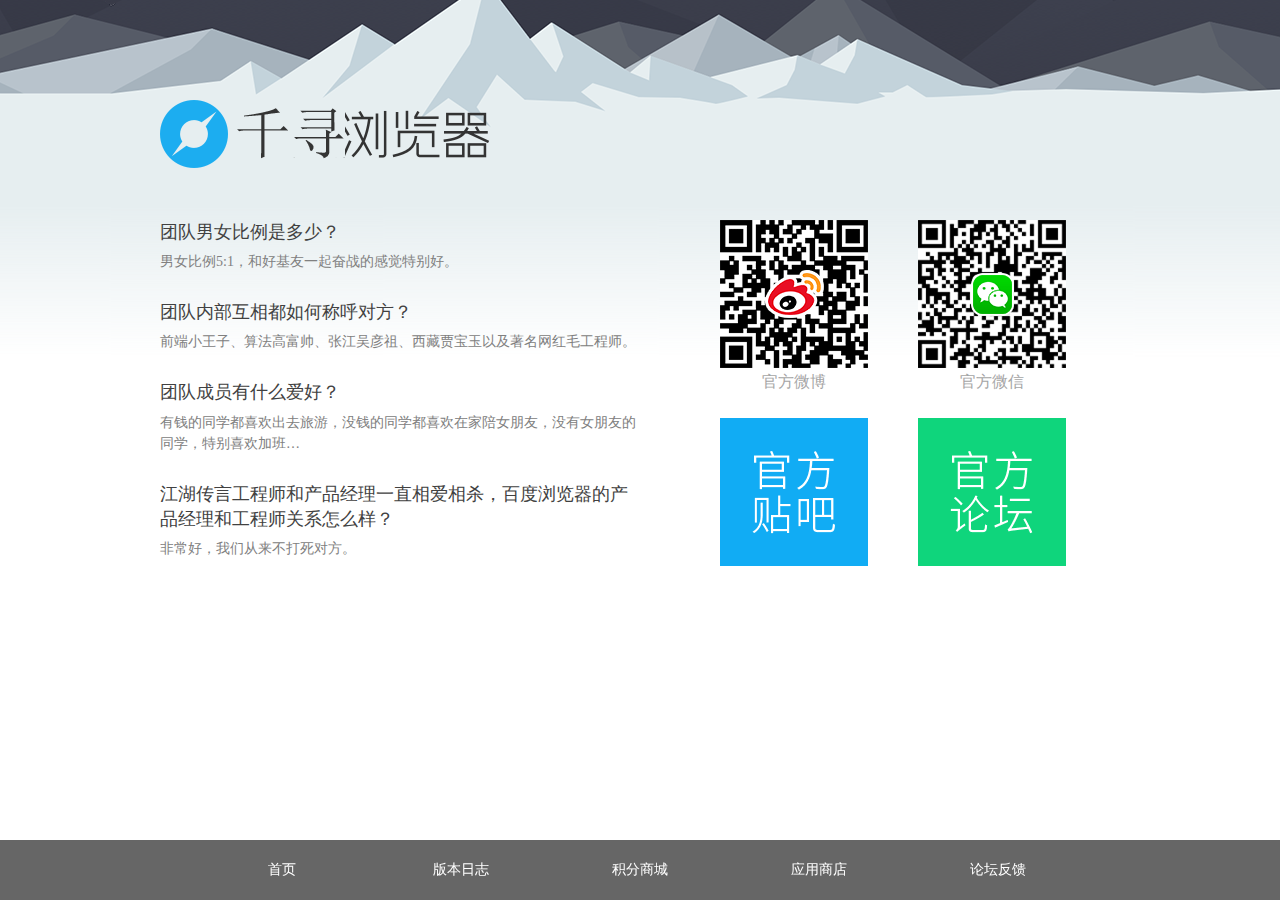
<file: aboutUs.html>
<!DOCTYPE html>
<html lang="en">

<head>
    <meta charset="UTF-8">
    <meta name="viewport" content="width=device-width, initial-scale=1.0">
    <meta http-equiv="X-UA-Compatible" content="ie=edge">
    <title>AboutUs</title>

    <link rel="stylesheet" href="css/aboutUs.css">

</head>

<body>
    <div class="container">
        <h1 class="logo"></h1>
        <!-- <h2 class="title"></h2> -->
        <div class="text">
            <dl>
                <dt>团队男女比例是多少？</dt>
                <dd>男女比例5:1，和好基友一起奋战的感觉特别好。</dd>
                <dt>团队内部互相都如何称呼对方？</dt>
                <dd>前端小王子、算法高富帅、张江吴彦祖、西藏贾宝玉以及著名网红毛工程师。</dd>
                <dt>团队成员有什么爱好？</dt>
                <dd>有钱的同学都喜欢出去旅游，没钱的同学都喜欢在家陪女朋友，没有女朋友的同学，特别喜欢加班…</dd>
                <dt>江湖传言工程师和产品经理一直相爱相杀，百度浏览器的产品经理和工程师关系怎么样？</dt>
                <dd>非常好，我们从来不打死对方。</dd>
            </dl>
            <ul>
                <li>
                    <img src="images/icon-weibo.png" alt="">
                    <span>官方微博</span>
                </li>
                <li>
                    <img src="images/icon-weixin.png" alt="">
                    <span>官方微信</span>
                </li>
                <li>
                    <img src="images/icon-tie.png" alt="">

                </li>
                <li>
                    <img src="images/icon-lun.png" alt="">

                </li>
            </ul>
        </div>
    </div>
    <footer class="nav">
        <ul>
            <li>
                <a href="index.html" class="one" target="_blank">首页</a>
            </li>
            <li>
                <a href="version.html" class="two" target="_blank">版本日志</a>
            </li>
            <li>
                <a href="integral.html" class="three" target="_blank">积分商城</a>
            </li>
            <li>
                <a href="https://chajian.baidu.com/2015/#home" class="four">应用商店</a>
            </li>
            <li>
                <a href="http://bbs.liulanqi.baidu.com/portal.php?gw=11" class="five">论坛反馈</a>
            </li>
        </ul>
    </footer>
</body>

</html>
</file>
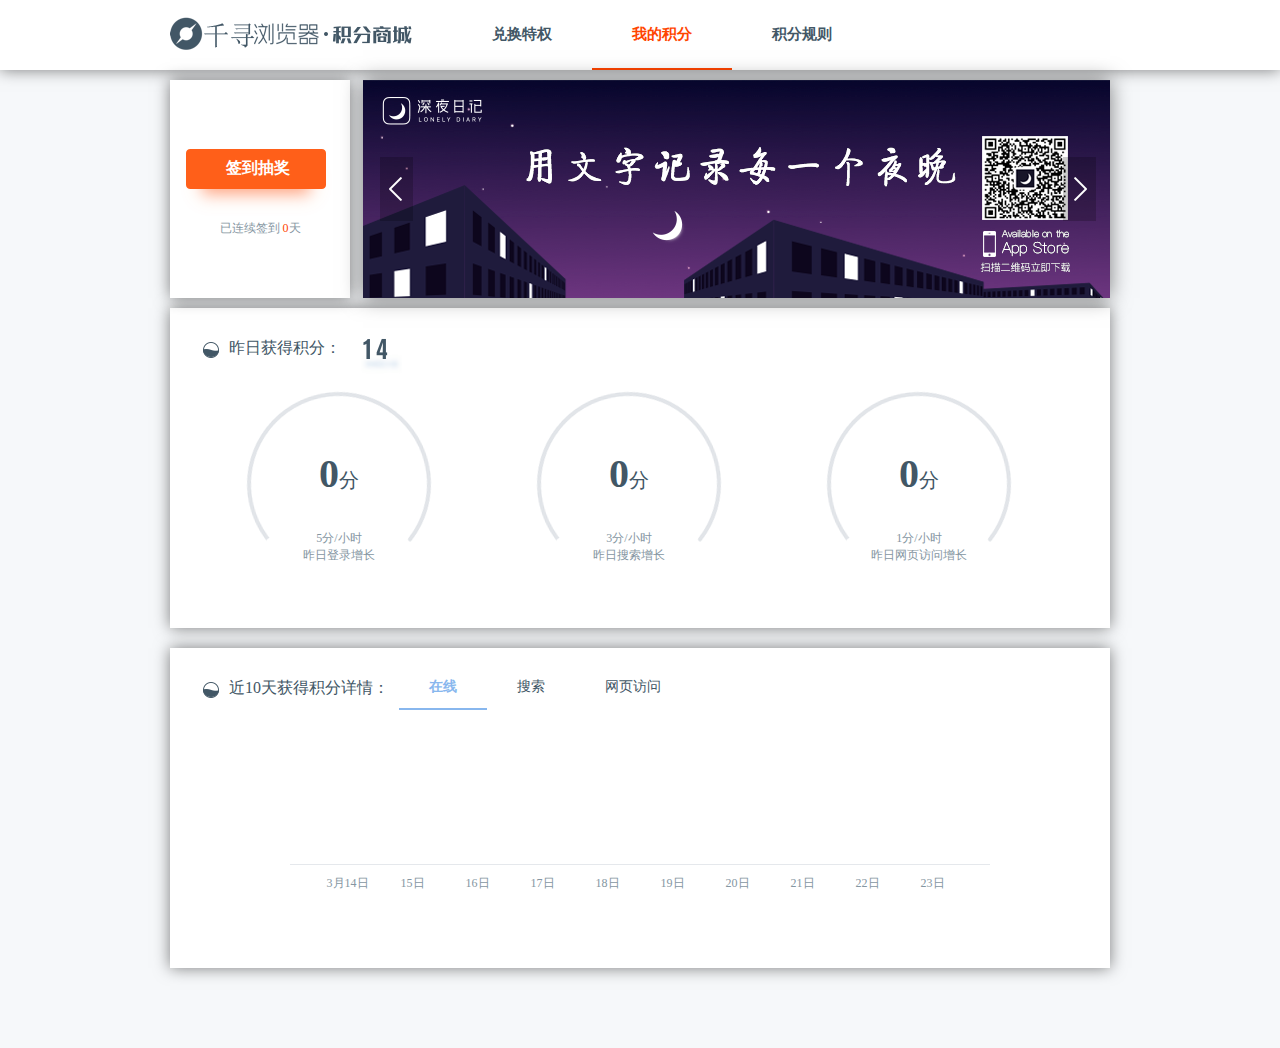
<file: myScore.html>
<!DOCTYPE html>
<html lang="en">

<head>
    <meta charset="UTF-8">
    <meta name="viewport" content="width=device-width, initial-scale=1.0">
    <meta http-equiv="X-UA-Compatible" content="ie=edge">
    <title>My Score</title>
    <link rel="stylesheet" href="css/myScore.css">

    <script src="js/jquery-1.11.1.js"></script>

    <script>
        $(function () {
            var num = 0;
            var timer;
            timer=setInterval(function(){
                $('.banner .right').click();
            },2000);

            $('.banner .left').click(function (e) {
                clearInterval(timer);                
                num--;
                if (num < 0) {
                    num = 3;
                    $('.banner ul').css("left",'-2988px'); 
                }
                $('.banner ul').stop().animate({ left: -(num * 747) + 'px' });
                timer=setInterval(function(){
                    $('.banner .right').click();
                },2000);
            });

            $('.banner .right').click(function (e) {
                clearInterval(timer);
                num++;       
                if (num > 4) {
                    num = 1;
                    $('.banner ul').css("left",'-0');                   
                }
                $('.banner ul').stop().animate({ left: -(num * 747) + 'px' });
                timer=setInterval(function(){
                    $('.banner .right').click();
                },2000);

            });
        })
    </script>
</head>

<body>
    <header>
        <div>
            <h1 class="logo">
                <a target="_blank" href="index.html">
                    <span></span>
                </a>
            </h1>
            <ul class="circle">
                <li>
                    <a href="integral.html">兑换特权</a>
                </li>
                <li class="current">
                    <a href="myscore.html">我的积分</a>
                </li>
                <li>
                    <a href="rule.html">积分规则</a>
                </li>
            </ul>
        </div>
    </header>
    <div class="container">
        <div class="top">
            <div class="user score1">
                <a href="" class="btn">签到抽奖</a>
                <p>已连续签到
                    <span>0</span>天</p>
            </div>
            <div class="banner">
                <span class="left"></span>
                <span class="right"></span>
                <div class="bannerContainer">
                    <ul>
                        <li>
                            <a href="#">
                                <img src="images/banner01.png" alt="">
                            </a>
                        </li>
                        <li>
                            <a href="#">
                                <img src="images/banner02.png" alt="">
                            </a>
                        </li>
                        <li>
                            <a href="#">
                                <img src="images/banner03.jpg" alt="">
                            </a>
                        </li>
                        <li>
                            <a href="#">
                                <img src="images/banner04.jpg" alt="">
                            </a>
                        </li>
                        <li>
                            <a href="#">
                                <img src="images/banner01.png" alt="">
                            </a>
                        </li>

                    </ul>
                </div>

            </div>
        </div>
        <div class="list_score">
            <div class="top">
                <span class="icon"></span>
                <p>昨日获得积分：</p>
                <div class="score">
                    <img src="images/shadow.png" alt="">
                    <img src="images/one.png" alt="">
                    <img src="images/four.png" alt="">
                </div>
            </div>
            <ul class="circle">
                <li>
                    <p class="num">
                        <strong>0</strong>分</p>
                    <div class="speed">
                        5分/小时
                        <br> 昨日登录增长
                    </div>
                    <span></span>
                </li>
                <li>
                    <p class="num">
                        <strong>0</strong>分</p>
                    <div class="speed">
                        3分/小时
                        <br> 昨日搜索增长
                    </div>
                    <span></span>
                </li>
                <li>
                    <p class="num">
                        <strong>0</strong>分</p>
                    <div class="speed">
                        1分/小时
                        <br> 昨日网页访问增长
                    </div>
                    <span></span>
                </li>
            </ul>
        </div>
        <div class="list_score recent">
            <div class="top">
                <span class="icon"></span>
                <p>近10天获得积分详情：</p>
                <ul class="online">
                    <li class="current">在线</li>
                    <li>搜索</li>
                    <li>网页访问</li>
                </ul>
            </div>
            <ol class="chart">
                <li>
                    <p class="date">3月14日</p>
                    <div class="line">

                    </div>
                </li>
                <li>
                    <p class="date">15日</p>
                    <div class="line">

                    </div>
                </li>
                <li>
                    <p class="date">16日</p>
                    <div class="line">

                    </div>
                </li>
                <li>
                    <p class="date">17日</p>
                    <div class="line">

                    </div>
                </li>
                <li>
                    <p class="date">18日</p>
                    <div class="line">

                    </div>
                </li>
                <li>
                    <p class="date">19日</p>
                    <div class="line">

                    </div>
                </li>
                <li>
                    <p class="date">20日</p>
                    <div class="line">

                    </div>
                </li>
                <li>
                    <p class="date">21日</p>
                    <div class="line">

                    </div>
                </li>
                <li>
                    <p class="date">22日</p>
                    <div class="line">

                    </div>
                </li>
                <li>
                    <p class="date">23日</p>
                    <div class="line">

                    </div>
                </li>
            </ol>
            <ol class="chart">
                <li>
                    <p class="date">3月14日</p>
                    <div class="line">

                    </div>
                </li>
                <li>
                    <p class="date">15日</p>
                    <div class="line">

                    </div>
                </li>
                <li>
                    <p class="date">16日</p>
                    <div class="line">

                    </div>
                </li>
                <li>
                    <p class="date">17日</p>
                    <div class="line">

                    </div>
                </li>
                <li>
                    <p class="date">18日</p>
                    <div class="line">

                    </div>
                </li>
                <li>
                    <p class="date">19日</p>
                    <div class="line">

                    </div>
                </li>
                <li>
                    <p class="date">20日</p>
                    <div class="line">

                    </div>
                </li>
                <li>
                    <p class="date">21日</p>
                    <div class="line">

                    </div>
                </li>
                <li>
                    <p class="date">22日</p>
                    <div class="line">

                    </div>
                </li>
                <li>
                    <p class="date">23日</p>
                    <div class="line">

                    </div>
                </li>
            </ol>
            <ol class="chart">
                <li>
                    <p class="date">3月14日</p>
                    <div class="line">

                    </div>
                </li>
                <li>
                    <p class="date">15日</p>
                    <div class="line">

                    </div>
                </li>
                <li>
                    <p class="date">16日</p>
                    <div class="line">

                    </div>
                </li>
                <li>
                    <p class="date">17日</p>
                    <div class="line">

                    </div>
                </li>
                <li>
                    <p class="date">18日</p>
                    <div class="line">

                    </div>
                </li>
                <li>
                    <p class="date">19日</p>
                    <div class="line">

                    </div>
                </li>
                <li>
                    <p class="date">20日</p>
                    <div class="line">

                    </div>
                </li>
                <li>
                    <p class="date">21日</p>
                    <div class="line">

                    </div>
                </li>
                <li>
                    <p class="date">22日</p>
                    <div class="line">

                    </div>
                </li>
                <li>
                    <p class="date">23日</p>
                    <div class="line">

                    </div>
                </li>
            </ol>
        </div>

    </div>
</body>

</html>
</file>
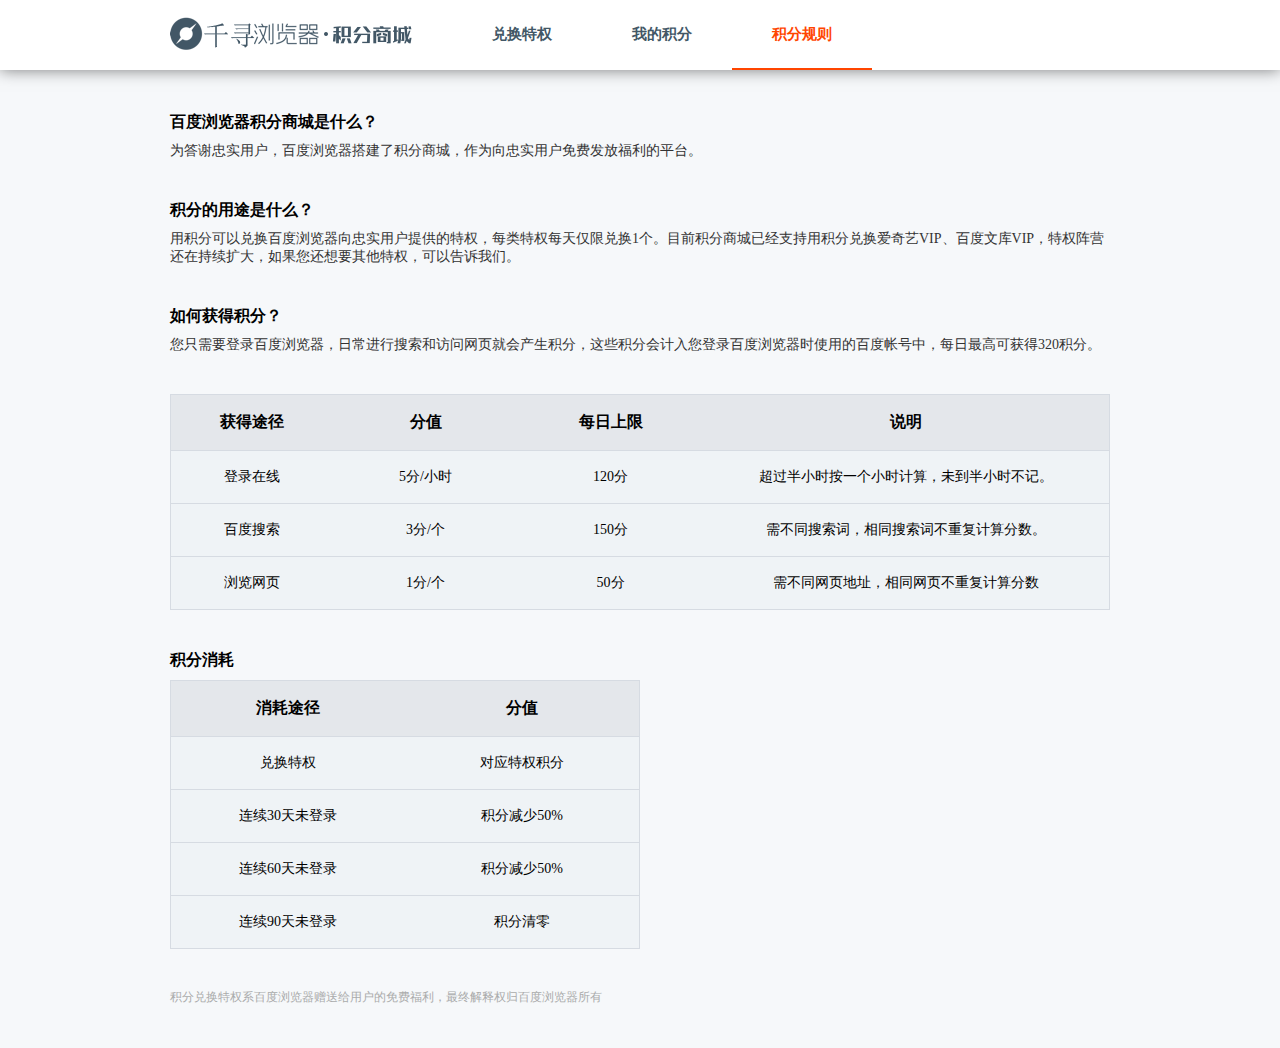
<file: rule.html>
<!DOCTYPE html>
<html lang="en">
<head>
    <meta charset="UTF-8">
    <meta name="viewport" content="width=device-width, initial-scale=1.0">
    <meta http-equiv="X-UA-Compatible" content="ie=edge">
    <title>Rules</title>
    <link rel="stylesheet" href="css/rule.css">
</head>
<body>
    <header>
        <div>
            <h1 class="logo">
                <a target="_blank" href="index.html">
                    <span></span>
                </a>
            </h1>
            <ul>
                <li >
                    <a href="integral.html">兑换特权</a>
                </li>
                <li>
                    <a href="myscore.html">我的积分</a>
                </li>
                <li class="current">
                    <a href="rule.html">积分规则</a>
                </li>
            </ul>
        </div>
    </header>
    <div class="container">
        <ul>
            <li>
                <h2>百度浏览器积分商城是什么？</h2>
                <p>为答谢忠实用户，百度浏览器搭建了积分商城，作为向忠实用户免费发放福利的平台。</p>
            </li>
            <li>
                <h2>积分的用途是什么？</h2>
                <p>用积分可以兑换百度浏览器向忠实用户提供的特权，每类特权每天仅限兑换1个。目前积分商城已经支持用积分兑换爱奇艺VIP、百度文库VIP，特权阵营还在持续扩大，如果您还想要其他特权，可以告诉我们。</p>
            </li>
            <li>
                <h2>如何获得积分？</h2>
                <p>您只需要登录百度浏览器，日常进行搜索和访问网页就会产生积分，这些积分会计入您登录百度浏览器时使用的百度帐号中，每日最高可获得320积分。</p>
            </li>
        </ul>
        <table  width=100% cellspacing="0">
            <thead>
                <tr>
                    <th width="162px">获得途径</th>
                    <th width="185px">分值</th>
                    <th width="185px">每日上限</th>
                    <th>说明</th>
                </tr>
            </thead>
            <tbody>
                <tr>
                    <td>登录在线</td>
                    <td>5分/小时</td>
                    <td>120分</td>
                    <td>超过半小时按一个小时计算，未到半小时不记。</td>
                </tr>
                <tr>
                    <td>百度搜索</td>
                    <td>3分/个</td>
                    <td>150分</td>
                    <td>需不同搜索词，相同搜索词不重复计算分数。</td>
                </tr>
                <tr>
                    <td>浏览网页</td>
                    <td>1分/个</td>
                    <td>50分</td>
                    <td>需不同网页地址，相同网页不重复计算分数</td>
                </tr>
            </tbody>
        </table>
        <h2>积分消耗</h2>
        <table  cellspacing="0" width="50%">
            <thead>
                <tr>
                    <th width="50%">消耗途径</th>
                    <th width="50%">分值</th>
                </tr>
            </thead>
            <tbody>
                <tr>
                    <td>兑换特权</td>
                    <td>对应特权积分</td>
                </tr>
                <tr>
                    <td>连续30天未登录</td>
                    <td>积分减少50%</td>
                </tr>
                <tr>
                    <td>连续60天未登录</td>
                    <td>积分减少50%</td>
                </tr>
                <tr>
                    <td>连续90天未登录</td>
                    <td>积分清零</td>
                </tr>

            </tbody>
        </table>
        <p class="note">积分兑换特权系百度浏览器赠送给用户的免费福利，最终解释权归百度浏览器所有</p>
    </div>
</body>
</html>
</file>
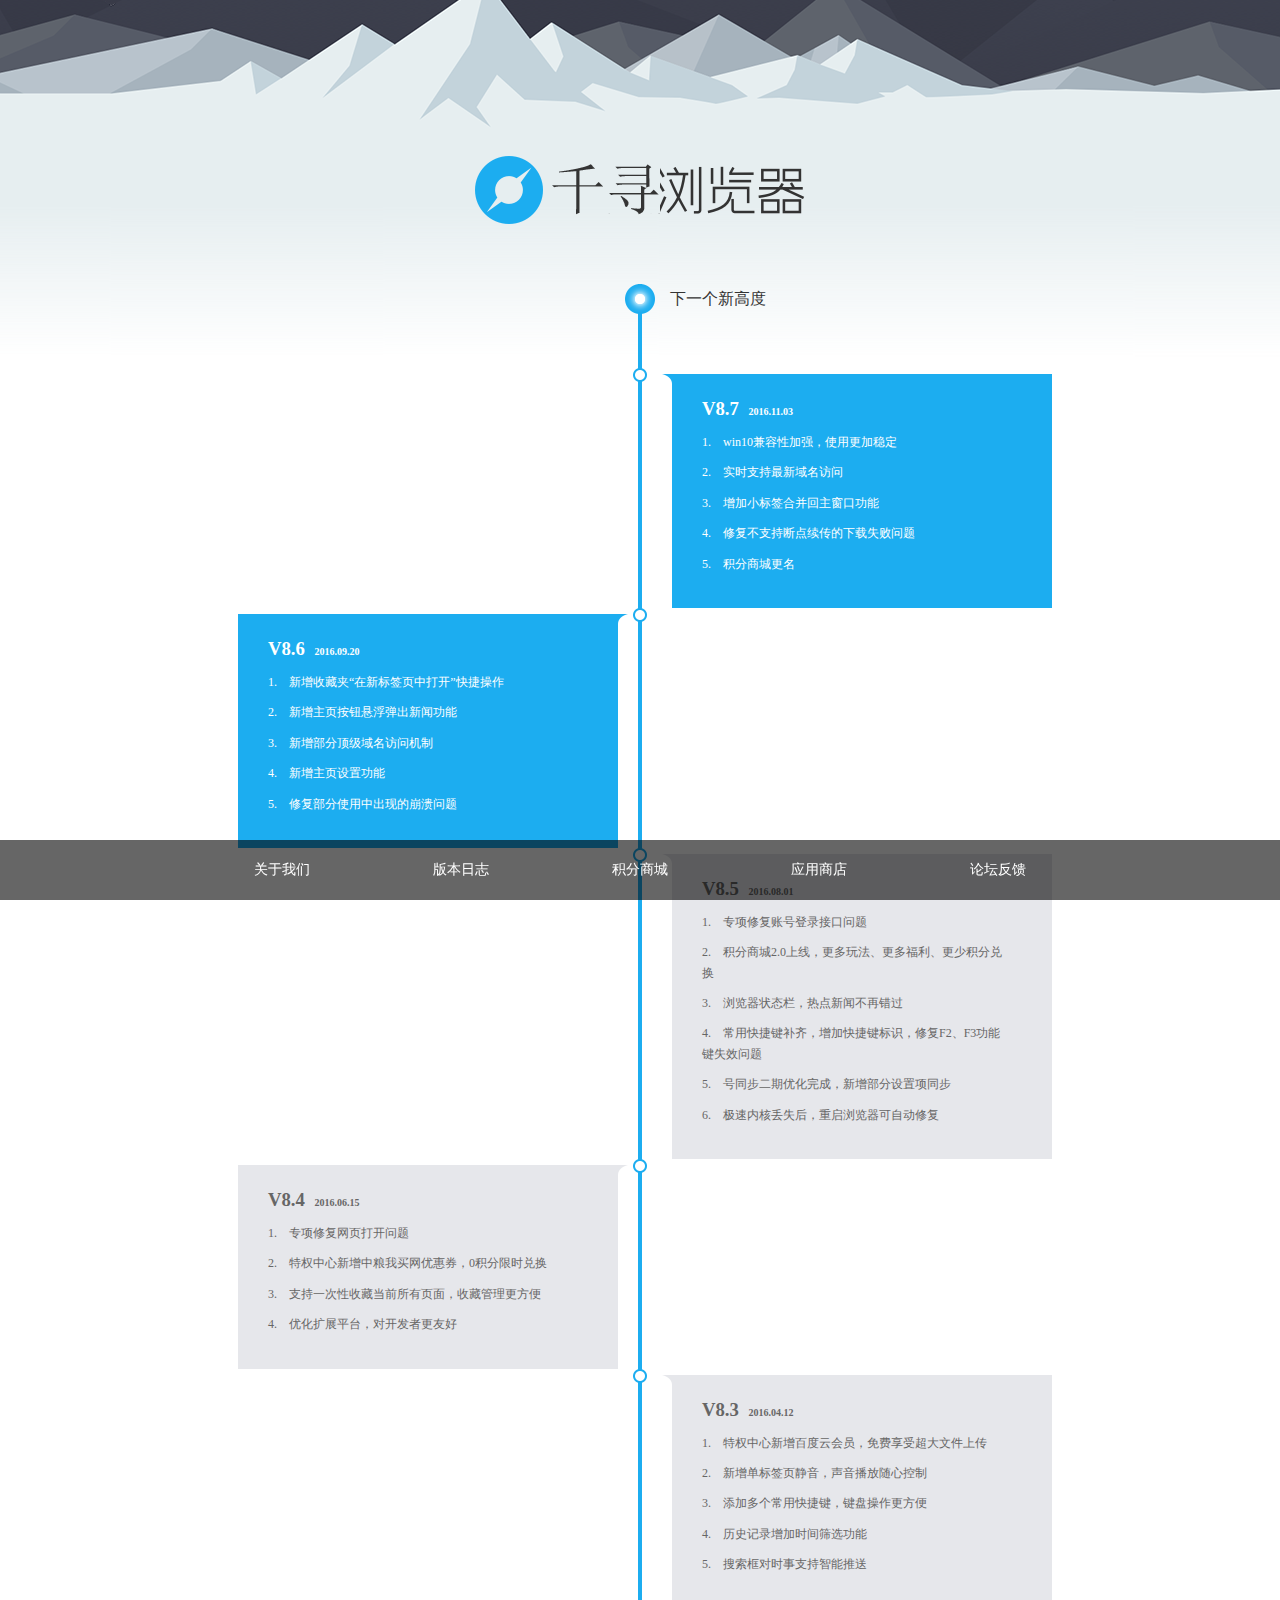
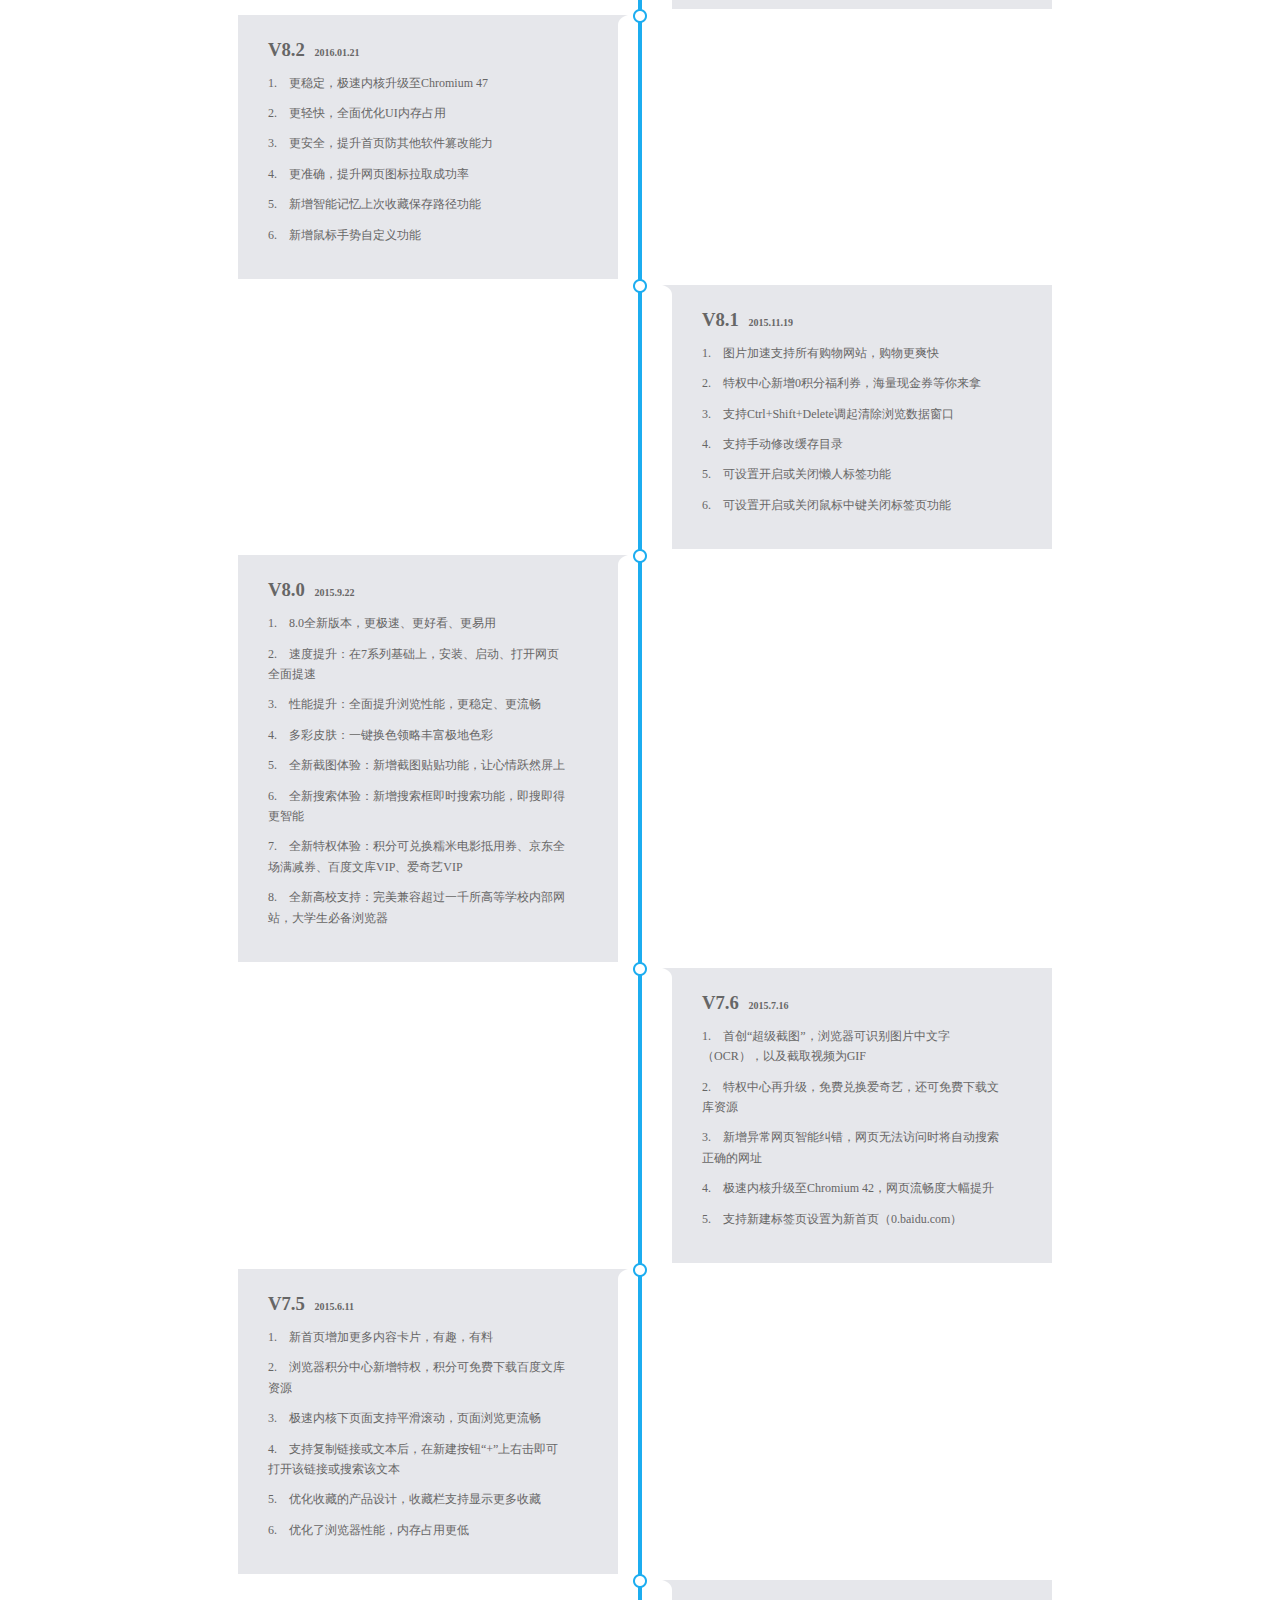
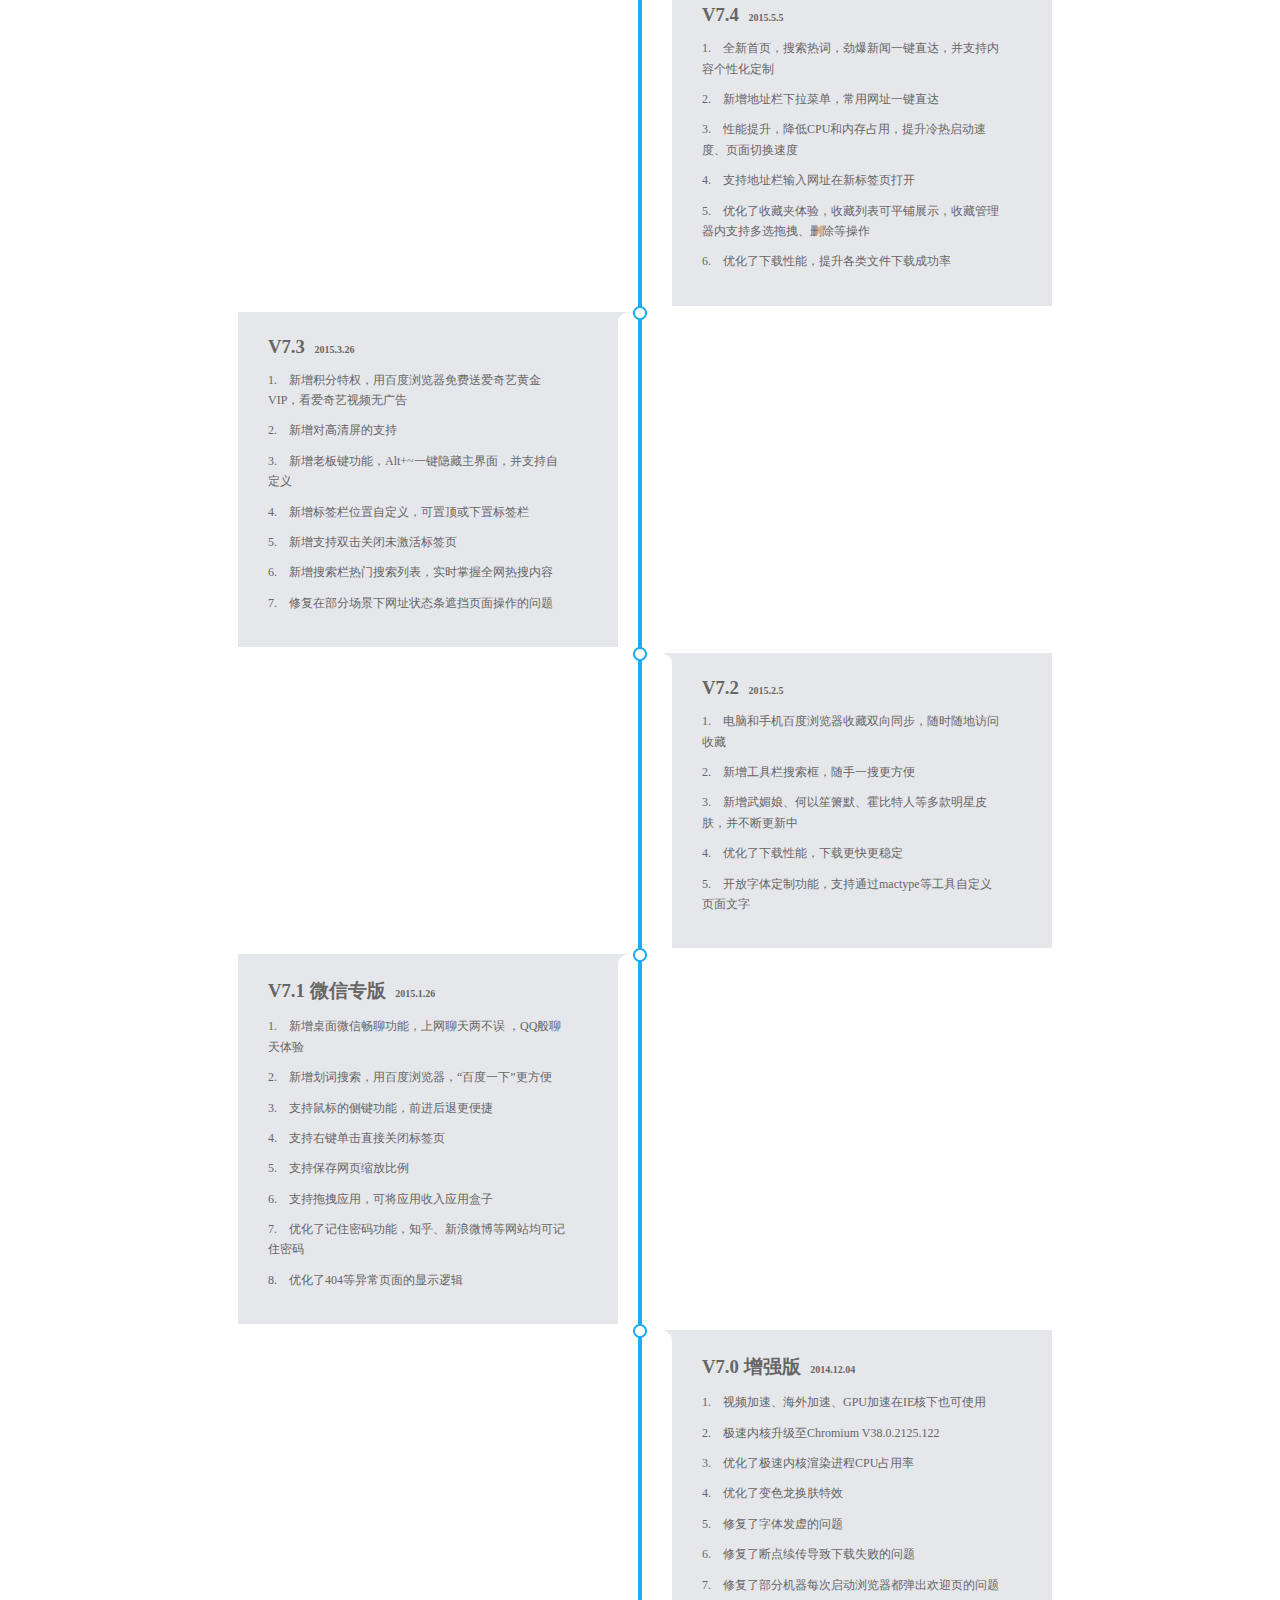
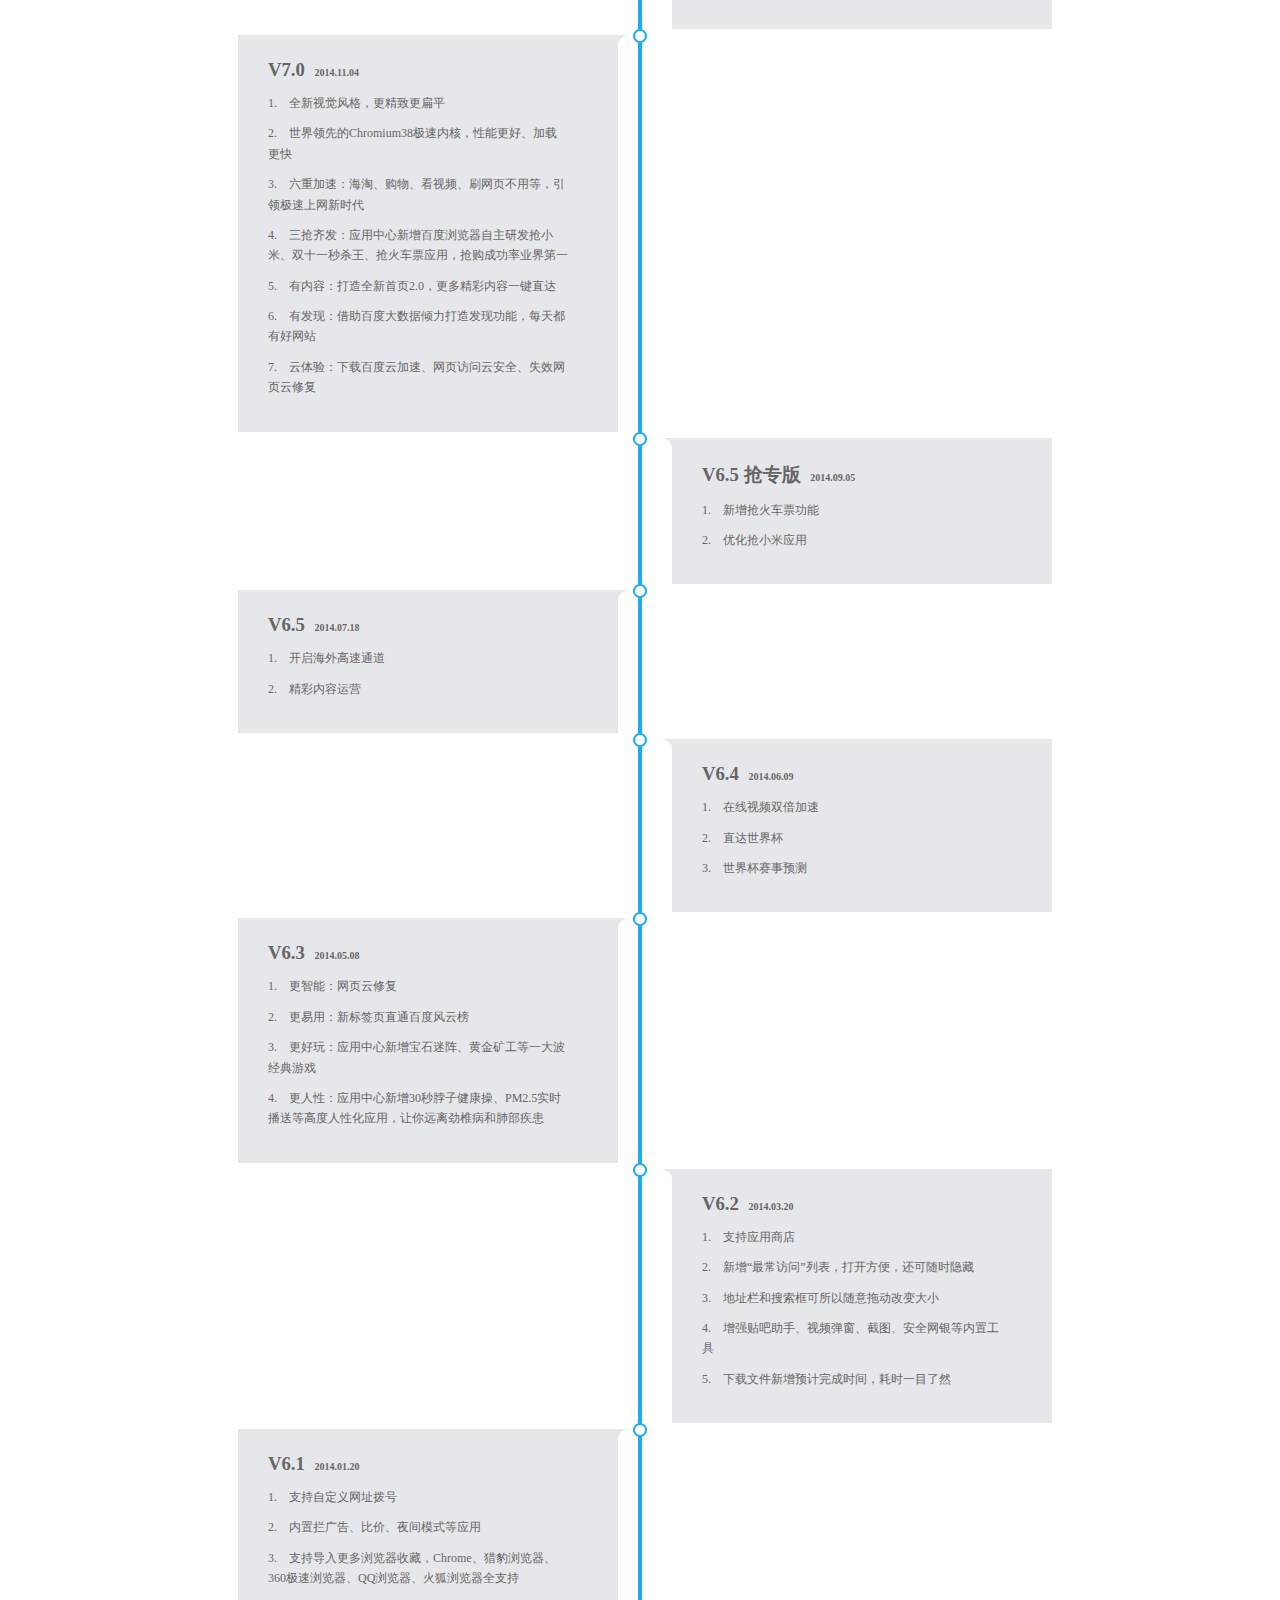
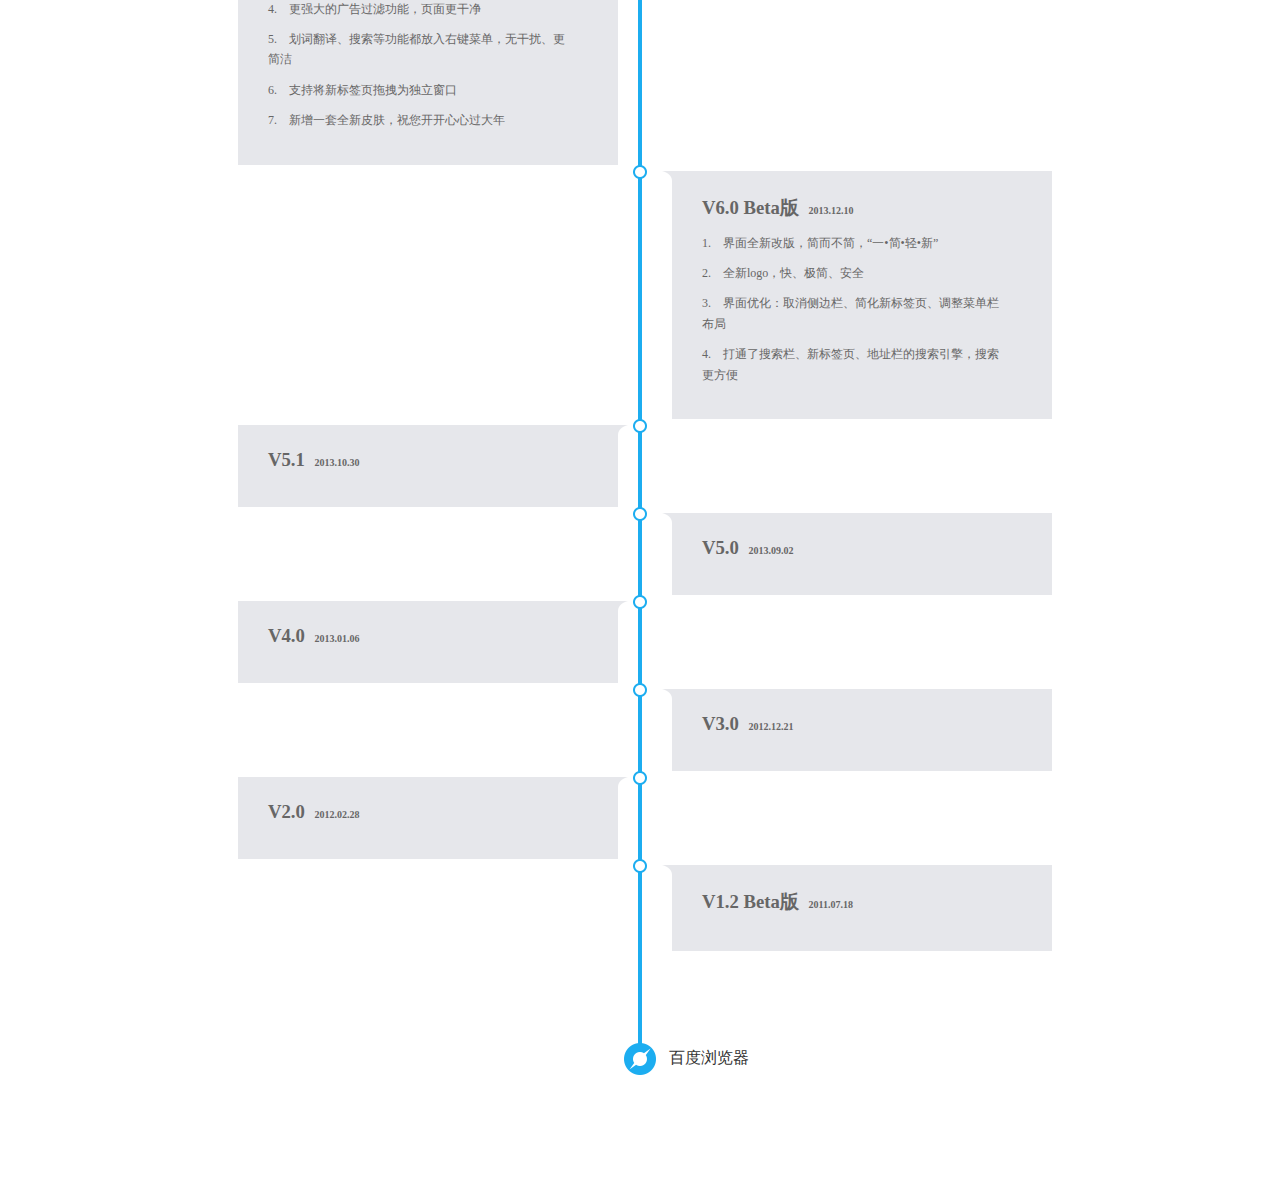
<file: version.html>
<!DOCTYPE html>
<html lang="en">

<head>
    <meta charset="UTF-8">
    <meta name="viewport" content="width=device-width, initial-scale=1.0">
    <meta http-equiv="X-UA-Compatible" content="ie=edge">
    <title>Version</title>
    <link rel="stylesheet" href="css/version.css">
</head>

<body>
    <div class="container">
        <h1 class="logo"></h1>
        <div class="main">
            <div class="begin">
                <span></span>
                <span></span>
                <span></span>
                <span class="txt">下一个新高度</span>
            </div>
            <div class="box right">
                <span class="box_icon"></span>
                <div class="content">
                    <h3>V8.7
                        <span>2016.11.03</span>
                    </h3>
                    <ol>
                        <li>
                            <span>1.</span>win10兼容性加强，使用更加稳定</li>
                        <li>
                            <span>2.</span>实时支持最新域名访问</li>
                        <li>
                            <span>3.</span>增加小标签合并回主窗口功能</li>
                        <li>
                            <span>4.</span>修复不支持断点续传的下载失败问题</li>
                        <li>
                            <span>5.</span>积分商城更名</li>
                    </ol>
                </div>
            </div>
            <div class=" box left">
                <span class="box_icon"></span>
                <div class="content">
                    <h3>V8.6
                        <span>2016.09.20</span>
                    </h3>
                    <ol>
                        <li>
                            <span>1.</span>新增收藏夹“在新标签页中打开”快捷操作</li>
                        <li>
                            <span>2.</span>新增主页按钮悬浮弹出新闻功能</li>
                        <li>
                            <span>3.</span>新增部分顶级域名访问机制</li>
                        <li>
                            <span>4.</span>新增主页设置功能</li>
                        <li>
                            <span>5.</span>修复部分使用中出现的崩溃问题</li>
                    </ol>
                </div>
            </div>
            <div class=" box right grayr">
                <span class="box_icon"></span>
                <div class="content">
                    <h3>V8.5
                        <span>2016.08.01</span>
                    </h3>
                    <ol>
                        <li>
                            <span>1.</span>专项修复账号登录接口问题</li>
                        <li>
                            <span>2.</span>积分商城2.0上线，更多玩法、更多福利、更少积分兑换</li>
                        <li>
                            <span>3.</span>浏览器状态栏，热点新闻不再错过</li>
                        <li>
                            <span>4.</span>常用快捷键补齐，增加快捷键标识，修复F2、F3功能键失效问题</li>
                        <li>
                            <span>5.</span>号同步二期优化完成，新增部分设置项同步</li>
                        <li>
                            <span>6.</span>极速内核丢失后，重启浏览器可自动修复</li>
                    </ol>
                </div>
            </div>
            <div class=" box left  grayl">
                <span class="box_icon"></span>
                <div class="content">
                    <h3>V8.4
                        <span>2016.06.15</span>
                    </h3>
                    <ol>
                        <li>
                            <span>1.</span>专项修复网页打开问题</li>
                        <li>
                            <span>2.</span>特权中心新增中粮我买网优惠券，0积分限时兑换</li>
                        <li>
                            <span>3.</span>支持一次性收藏当前所有页面，收藏管理更方便</li>
                        <li>
                            <span>4.</span>优化扩展平台，对开发者更友好</li>
                    </ol>
                </div>
            </div>
            <div class=" box right grayr">
                <span class="box_icon"></span>
                <div class="content">
                    <h3>V8.3
                        <span>2016.04.12</span>
                    </h3>
                    <ol>
                        <li>
                            <span>1.</span>特权中心新增百度云会员，免费享受超大文件上传</li>
                        <li>
                            <span>2.</span>新增单标签页静音，声音播放随心控制</li>
                        <li>
                            <span>3.</span>添加多个常用快捷键，键盘操作更方便</li>
                        <li>
                            <span>4.</span>历史记录增加时间筛选功能</li>
                        <li>
                            <span>5.</span>搜索框对时事支持智能推送</li>
                    </ol>
                </div>
            </div>
            <div class=" box left grayl">
                <span class="box_icon"></span>
                <div class="content">
                    <h3>V8.2
                        <span>2016.01.21</span>
                    </h3>
                    <ol>
                        <li>
                            <span>1.</span>更稳定，极速内核升级至Chromium 47</li>
                        <li>
                            <span>2.</span>更轻快，全面优化UI内存占用</li>
                        <li>
                            <span>3.</span>更安全，提升首页防其他软件篡改能力</li>
                        <li>
                            <span>4.</span>更准确，提升网页图标拉取成功率</li>
                        <li>
                            <span>5.</span>新增智能记忆上次收藏保存路径功能</li>
                        <li>
                            <span>6.</span>新增鼠标手势自定义功能</li>
                    </ol>
                </div>
            </div>
            <div class=" box right grayr">
                <span class="box_icon"></span>
                <div class="content">
                    <h3>V8.1
                        <span>2015.11.19</span>
                    </h3>
                    <ol>
                        <li>
                            <span>1.</span>图片加速支持所有购物网站，购物更爽快</li>
                        <li>
                            <span>2.</span>特权中心新增0积分福利券，海量现金券等你来拿</li>
                        <li>
                            <span>3.</span>支持Ctrl+Shift+Delete调起清除浏览数据窗口</li>
                        <li>
                            <span>4.</span>支持手动修改缓存目录</li>
                        <li>
                            <span>5.</span>可设置开启或关闭懒人标签功能</li>
                        <li>
                            <span>6.</span>可设置开启或关闭鼠标中键关闭标签页功能</li>
                    </ol>
                </div>
            </div>
            <div class=" box left grayl">
                <span class="box_icon"></span>
                <div class="content">
                    <h3>V8.0
                        <span>2015.9.22</span>
                    </h3>
                    <ol>
                        <li>
                            <span>1.</span>8.0全新版本，更极速、更好看、更易用</li>
                        <li>
                            <span>2.</span>速度提升：在7系列基础上，安装、启动、打开网页全面提速</li>
                        <li>
                            <span>3.</span>性能提升：全面提升浏览性能，更稳定、更流畅</li>
                        <li>
                            <span>4.</span>多彩皮肤：一键换色领略丰富极地色彩</li>
                        <li>
                            <span>5.</span>全新截图体验：新增截图贴贴功能，让心情跃然屏上</li>
                        <li>
                            <span>6.</span>全新搜索体验：新增搜索框即时搜索功能，即搜即得更智能</li>
                        <li>
                            <span>7.</span>全新特权体验：积分可兑换糯米电影抵用券、京东全场满减券、百度文库VIP、爱奇艺VIP</li>
                        <li>
                            <span>8.</span>全新高校支持：完美兼容超过一千所高等学校内部网站，大学生必备浏览器</li>
                    </ol>
                </div>
            </div>
            <div class=" box right grayr">
                <span class="box_icon"></span>
                <div class="content">
                    <h3>V7.6
                        <span>2015.7.16</span>
                    </h3>
                    <ol>
                        <li>
                            <span>1.</span>首创“超级截图”，浏览器可识别图片中文字（OCR），以及截取视频为GIF</li>
                        <li>
                            <span>2.</span>特权中心再升级，免费兑换爱奇艺，还可免费下载文库资源</li>
                        <li>
                            <span>3.</span>新增异常网页智能纠错，网页无法访问时将自动搜索正确的网址</li>
                        <li>
                            <span>4.</span>极速内核升级至Chromium 42，网页流畅度大幅提升</li>
                        <li>
                            <span>5.</span>支持新建标签页设置为新首页（0.baidu.com）</li>

                    </ol>
                </div>
            </div>
            <div class=" box left grayl">
                <span class="box_icon"></span>
                <div class="content">
                    <h3>V7.5
                        <span>2015.6.11</span>
                    </h3>
                    <ol>
                        <li>
                            <span>1.</span>新首页增加更多内容卡片，有趣，有料</li>
                        <li>
                            <span>2.</span>浏览器积分中心新增特权，积分可免费下载百度文库资源</li>
                        <li>
                            <span>3.</span>极速内核下页面支持平滑滚动，页面浏览更流畅</li>
                        <li>
                            <span>4.</span>支持复制链接或文本后，在新建按钮“+”上右击即可打开该链接或搜索该文本</li>
                        <li>
                            <span>5.</span>优化收藏的产品设计，收藏栏支持显示更多收藏</li>
                        <li>
                            <span>6.</span>优化了浏览器性能，内存占用更低</li>

                    </ol>
                </div>
            </div>
            <div class=" box right grayr">
                <span class="box_icon"></span>
                <div class="content">
                    <h3>V7.4
                        <span>2015.5.5</span>
                    </h3>
                    <ol>
                        <li>
                            <span>1.</span>全新首页，搜索热词，劲爆新闻一键直达，并支持内容个性化定制</li>
                        <li>
                            <span>2.</span>新增地址栏下拉菜单，常用网址一键直达</li>
                        <li>
                            <span>3.</span>性能提升，降低CPU和内存占用，提升冷热启动速度、页面切换速度</li>
                        <li>
                            <span>4.</span>支持地址栏输入网址在新标签页打开</li>
                        <li>
                            <span>5.</span>优化了收藏夹体验，收藏列表可平铺展示，收藏管理器内支持多选拖拽、删除等操作</li>
                        <li>
                            <span>6.</span>优化了下载性能，提升各类文件下载成功率</li>
                    </ol>
                </div>
            </div>
            <div class=" box left grayl">
                <span class="box_icon"></span>
                <div class="content">
                    <h3>V7.3
                        <span>2015.3.26</span>
                    </h3>
                    <ol>
                        <li>
                            <span>1.</span>新增积分特权，用百度浏览器免费送爱奇艺黄金VIP，看爱奇艺视频无广告</li>
                        <li>
                            <span>2.</span>新增对高清屏的支持</li>
                        <li>
                            <span>3.</span>新增老板键功能，Alt+~一键隐藏主界面，并支持自定义</li>
                        <li>
                            <span>4.</span>新增标签栏位置自定义，可置顶或下置标签栏</li>
                        <li>
                            <span>5.</span>新增支持双击关闭未激活标签页</li>
                        <li>
                            <span>6.</span>新增搜索栏热门搜索列表，实时掌握全网热搜内容</li>
                        <li>
                            <span>7.</span>修复在部分场景下网址状态条遮挡页面操作的问题</li>

                    </ol>
                </div>
            </div>
            <div class=" box right grayr">
                <span class="box_icon"></span>
                <div class="content">
                    <h3>V7.2
                        <span>2015.2.5</span>
                    </h3>
                    <ol>
                        <li>
                            <span>1.</span>电脑和手机百度浏览器收藏双向同步，随时随地访问收藏</li>
                        <li>
                            <span>2.</span>新增工具栏搜索框，随手一搜更方便</li>
                        <li>
                            <span>3.</span>新增武媚娘、何以笙箫默、霍比特人等多款明星皮肤，并不断更新中</li>
                        <li>
                            <span>4.</span>优化了下载性能，下载更快更稳定</li>
                        <li>
                            <span>5.</span>开放字体定制功能，支持通过mactype等工具自定义页面文字</li>
                    </ol>
                </div>
            </div>
            <div class=" box left grayl">
                <span class="box_icon"></span>
                <div class="content">
                    <h3>V7.1 微信专版
                        <span>2015.1.26</span>
                    </h3>
                    <ol>
                        <li>
                            <span>1.</span>新增桌面微信畅聊功能，上网聊天两不误 ，QQ般聊天体验</li>
                        <li>
                            <span>2.</span>新增划词搜索，用百度浏览器，“百度一下”更方便</li>
                        <li>
                            <span>3.</span>支持鼠标的侧键功能，前进后退更便捷</li>
                        <li>
                            <span>4.</span>支持右键单击直接关闭标签页</li>
                        <li>
                            <span>5.</span>支持保存网页缩放比例</li>
                        <li>
                            <span>6.</span>支持拖拽应用，可将应用收入应用盒子</li>
                        <li>
                            <span>7.</span>优化了记住密码功能，知乎、新浪微博等网站均可记住密码</li>
                        <li>
                            <span>8.</span>优化了404等异常页面的显示逻辑</li>
                    </ol>
                </div>
            </div>
            <div class=" box right grayr">
                <span class="box_icon"></span>
                <div class="content">
                    <h3>V7.0 增强版
                        <span>2014.12.04</span>
                    </h3>
                    <ol>
                        <li>
                            <span>1.</span>视频加速、海外加速、GPU加速在IE核下也可使用</li>
                        <li>
                            <span>2.</span>极速内核升级至Chromium V38.0.2125.122</li>
                        <li>
                            <span>3.</span>优化了极速内核渲染进程CPU占用率</li>
                        <li>
                            <span>4.</span>优化了变色龙换肤特效</li>
                        <li>
                            <span>5.</span>修复了字体发虚的问题</li>
                        <li>
                            <span>6.</span>修复了断点续传导致下载失败的问题</li>
                        <li>
                            <span>7.</span>修复了部分机器每次启动浏览器都弹出欢迎页的问题</li>
                    </ol>
                </div>
            </div>
            <div class=" box left grayl">
                <span class="box_icon"></span>
                <div class="content">
                    <h3>V7.0
                        <span>2014.11.04</span>
                    </h3>
                    <ol>
                        <li>
                            <span>1.</span>全新视觉风格，更精致更扁平</li>
                        <li>
                            <span>2.</span>世界领先的Chromium38极速内核，性能更好、加载更快</li>
                        <li>
                            <span>3.</span>六重加速：海淘、购物、看视频、刷网页不用等，引领极速上网新时代</li>
                        <li>
                            <span>4.</span>三抢齐发：应用中心新增百度浏览器自主研发抢小米、双十一秒杀王、抢火车票应用，抢购成功率业界第一</li>
                        <li>
                            <span>5.</span>有内容：打造全新首页2.0，更多精彩内容一键直达</li>
                        <li>
                            <span>6.</span>有发现：借助百度大数据倾力打造发现功能，每天都有好网站</li>
                        <li>
                            <span>7.</span>云体验：下载百度云加速、网页访问云安全、失效网页云修复</li>
                    </ol>
                </div>
            </div>
            <div class=" box right grayr">
                <span class="box_icon"></span>
                <div class="content">
                    <h3>V6.5 抢专版
                        <span>2014.09.05</span>
                    </h3>
                    <ol>
                        <li>
                            <span>1.</span>新增抢火车票功能</li>
                        <li>
                            <span>2.</span>优化抢小米应用</li>
                    </ol>
                </div>
            </div>
            <div class=" box left grayl">
                <span class="box_icon"></span>
                <div class="content">
                    <h3>V6.5
                        <span>2014.07.18</span>
                    </h3>
                    <ol>
                        <li>
                            <span>1.</span>开启海外高速通道</li>
                        <li>
                            <span>2.</span>精彩内容运营</li>
                    </ol>
                </div>
            </div>
            <div class=" box right grayr">
                <span class="box_icon"></span>
                <div class="content">
                    <h3>V6.4
                        <span>2014.06.09</span>
                    </h3>
                    <ol>
                        <li>
                            <span>1.</span>在线视频双倍加速</li>
                        <li>
                            <span>2.</span>直达世界杯</li>
                        <li>
                            <span>3.</span>世界杯赛事预测</li>
                    </ol>
                </div>
            </div>
            <div class=" box left grayl">
                <span class="box_icon"></span>
                <div class="content">
                    <h3>V6.3
                        <span>2014.05.08</span>
                    </h3>
                    <ol>
                        <li>
                            <span>1.</span>更智能：网页云修复</li>
                        <li>
                            <span>2.</span>更易用：新标签页直通百度风云榜</li>
                        <li>
                            <span>3.</span>更好玩：应用中心新增宝石迷阵、黄金矿工等一大波经典游戏</li>
                        <li>
                            <span>4.</span>更人性：应用中心新增30秒脖子健康操、PM2.5实时播送等高度人性化应用，让你远离劲椎病和肺部疾患</li>
                    </ol>
                </div>
            </div>
            <div class=" box right grayr">
                <span class="box_icon"></span>
                <div class="content">
                    <h3>V6.2
                        <span>2014.03.20</span>
                    </h3>
                    <ol>
                        <li>
                            <span>1.</span>支持应用商店</li>
                        <li>
                            <span>2.</span>新增“最常访问”列表，打开方便，还可随时隐藏</li>
                        <li>
                            <span>3.</span>地址栏和搜索框可所以随意拖动改变大小</li>
                        <li>
                            <span>4.</span>增强贴吧助手、视频弹窗、截图、安全网银等内置工具</li>
                        <li>
                            <span>5.</span>下载文件新增预计完成时间，耗时一目了然</li>
                    </ol>
                </div>
            </div>
            <div class=" box left grayl">
                <span class="box_icon"></span>
                <div class="content">
                    <h3>V6.1
                        <span>2014.01.20</span>
                    </h3>
                    <ol>
                        <li>
                            <span>1.</span>支持自定义网址拨号</li>
                        <li>
                            <span>2.</span>内置拦广告、比价、夜间模式等应用</li>
                        <li>
                            <span>3.</span>支持导入更多浏览器收藏，Chrome、猎豹浏览器、360极速浏览器、QQ浏览器、火狐浏览器全支持</li>
                        <li>
                            <span>4.</span>更强大的广告过滤功能，页面更干净</li>
                        <li>
                            <span>5.</span>划词翻译、搜索等功能都放入右键菜单，无干扰、更简洁</li>
                        <li>
                            <span>6.</span>支持将新标签页拖拽为独立窗口</li>
                        <li>
                            <span>7.</span>新增一套全新皮肤，祝您开开心心过大年</li>
                    </ol>
                </div>
            </div>
            <div class=" box right grayr">
                <span class="box_icon"></span>
                <div class="content">
                    <h3>V6.0 Beta版
                        <span>2013.12.10</span>
                    </h3>
                    <ol>
                        <li>
                            <span>1.</span>界面全新改版，简而不简，“一•简•轻•新”</li>
                        <li>
                            <span>2.</span>全新logo，快、极简、安全</li>
                        <li>
                            <span>3.</span>界面优化：取消侧边栏、简化新标签页、调整菜单栏布局</li>
                        <li>
                            <span>4.</span>打通了搜索栏、新标签页、地址栏的搜索引擎，搜索更方便</li>
                    </ol>
                </div>
            </div>
            <div class=" box left grayl">
                <span class="box_icon"></span>
                <div class="content">
                    <h3>V5.1
                        <span>2013.10.30</span>
                    </h3>
                </div>
            </div>
            <div class=" box right grayr">
                <span class="box_icon"></span>
                <div class="content">
                    <h3>V5.0
                        <span>2013.09.02</span>
                    </h3>
                </div>
            </div>
            <div class=" box left grayl">
                <span class="box_icon"></span>
                <div class="content">
                    <h3>V4.0
                        <span>2013.01.06</span>
                    </h3>
                </div>
            </div>
            <div class=" box right grayr">
                <span class="box_icon"></span>
                <div class="content">
                    <h3>V3.0
                        <span>2012.12.21</span>
                    </h3>
                </div>
            </div>
            <div class=" box left grayl">
                <span class="box_icon"></span>
                <div class="content">
                    <h3>V2.0
                        <span>2012.02.28</span>
                    </h3>
                </div>
            </div>
            <div class=" box right grayr">
                <span class="box_icon"></span>
                <div class="content">
                    <h3>V1.2 Beta版
                        <span>2011.07.18</span>
                    </h3>
                </div>
            </div>
            <div class="end">
                <span></span>
                <span class="txt">百度浏览器</span>
            </div>
        </div>
    </div>

    <footer class="nav">
        <ul>
            <li>
                <a href="aboutUs.html" class="one" target="_blank">关于我们</a>
            </li>
            <li>
                <a href="version.html" class="two" target="_blank">版本日志</a>
            </li>
            <li>
                <a href="integral.html" class="three" target="_blank">积分商城</a>
            </li>
            <li>
                <a href="https://chajian.baidu.com/2015/#home" class="four">应用商店</a>
            </li>
            <li>
                <a href="http://bbs.liulanqi.baidu.com/portal.php?gw=11" class="five">论坛反馈</a>
            </li>
        </ul>
    </footer>

</body>

</html>
</file>
<file: css/aboutUs.css>
* {
    margin: 0;
    padding: 0;
    border: 0;
    list-style: none;
}

body {
    background: url(../images/bg_all.png) no-repeat top center;
}

/*Container*/

.container {
    width: 1000px;
    margin: 0 auto;
    padding-top: 100px;
    padding-bottom: 50px;
    overflow: hidden;
}

/* Elements */

.logo {
    
    width: 330px;
    height: 70px;
    margin: 0 20px 50px;
    background: url(../images/alogo.png) no-repeat 0px -112px;
}

/* .title {
    
    width: 155px;
    height: 38px;
    margin: 0 auto 20px;
    overflow: hidden;
    text-indent: -999px;
    background: url(../images/alogo.png) no-repeat -175px -183px;
} */

.text dl {
    width: 480px;
    padding-left: 20px;
    float: left;
}

.text dt {
    margin-bottom: 6px;
    font-size: 18px;
    line-height: 1.4;
    color: #414141;
}

.text dd {
    margin-bottom: 28px;
    font-size: 14px;
    line-height: 1.5;
    color: #808080;
}

.text img {
    width: 148px;
}

.text ul {
    width: 400px;
    padding-right: 20px;
    float: right;
}

.text li {
    width: 148px;
    float: left;
    margin-right: 50px;
    margin-bottom: 25px;
}

.text span {
    display: block;
    font-size: 16px;
    text-align: center;
    color: #a5a5a5;
}

/* nav */

.nav {
    position: fixed;
    width: 100%;
    height: 60px;
    bottom: 0;
    left: 0;
    z-index: 1;
    background: rgba(0, 0, 0, 0.6)
}

.nav ul {
    padding: 0;
    width: 70%;
    height: 60px;
    margin: 0 auto;
    list-style: none;
}

.nav ul li {
    float: left;
    width: 20%;
    height: 60px;
    line-height: 60px;
    text-align: center;
    margin: 0 auto;
}

.nav a {
    display: block;
    width: 100%;
    height: 60px;
    transition: background 0.8s;
    font-size: 14px;
    color: white;
    text-decoration: none;
}

.nav a.one:hover {
    background: #228bd6;
}

.nav a.two:hover {
    background: #c33;
}

.nav a.three:hover {
    background: #3aa624;
}

.nav a.four:hover {
    background: #c145cc;
}

.nav a.five:hover {
    background: #f2ca00;
}
</file>
<file: css/myScore.css>
* {
	margin: 0px;
	border: 0px;
	padding: 0px;
	list-style: none;
}
a {
	text-decoration: none;
	color: #425766
}
body {
	background: #f6f8fa;
	font-family: "微软雅黑";
}
/* header */
header {
	width: 100%;
	height: 70px;
	margin-bottom: 10px;
	background: #fff;
	box-shadow: 0px 0px 15px rgba(0, 0, 0, 0.5)
}
header div {
	width: 940px;
	margin: 0 auto;
}
header h1 {
	float: left;
	height: 70px;
}
header h1 a {
	display: block;
	height: 70px;
}
header h1 span {
	position: relative;
	display: block;
	top: 17px;
	width: 242px;
	height: 33px;
	background: url(../images/sprite.png) no-repeat -28px 0px;
}
header ul {
	float: left;
	padding-left: 40px;
}
header ul li {
	float: left;
	width: 140px;
	text-align: center;
	height: 68px;
	line-height: 68px;
	font-size: 15px;
	font-weight: 600;
}
.current {
	border-bottom: 2px solid #ff4500;
}
.current a {
	color: #ff4500;
}

/* Container */
.container {
	width: 940px;
	margin: 0px auto;
	padding-bottom: 60px;
}
/* row1 */
.top {
    height: 218px;
    margin-bottom: 10px;
}
.user {
	width: 180px;
	height: 100%;
	float: left;
	background: #fff;
	box-shadow: 0 0 15px rgba(0, 0, 0, 0.5)
}
.user a {
	text-align: center;
	margin-left: 10px;
	margin-top: 68px;
	display: inline-block;
	width: 156px;
	height: 70px;
	line-height: 40px;
	font-weight: 700;
	font-size: 16px;
	color: #fff;
	background: url(../images/sprite1.png) no-repeat -118px -1637px;
}
.user p {
	line-height: 20px;
	color: #8596a2;
	font-size: 12px;
	width: 156px;
	text-align: center;
    margin-left: 12px;
    margin-bottom: 40px; 
}
.user p span {
	color: #ff4500
}

.banner {
	overflow: hidden;
	position: relative;
    float: right;
    box-shadow: 0 0 20px rgba(0, 0, 0, 0.5)
}
.banner {
	width: 747px;
	height: 218px;
	background: #fff;
}
.banner ul{width: 4000px;height: 218px;position: relative;left: 0px;}
.banner li{float: left;}
.banner .left{position: absolute;width: 33px;
    height: 64px;
    position: absolute;
    top: 77px;
    z-index: 2;
	left: 17px;
	background: url(../images/sprite.png) no-repeat -237px -1869px;
	cursor:pointer;
}
.banner .right{position: absolute;width: 33px;
    height: 64px;
    position: absolute;
    top: 77px;
    z-index: 2;
	left: 700px;
	cursor:pointer;
	background: url(../images/sprite.png) no-repeat -237px -1936px;
}


/*** list_score ***/
.list_score {
	background: #fff;
	height: 320px;
    margin-bottom: 20px;
    box-shadow: 0 0 15px rgba(0, 0, 0, 0.5)
}
/* top */
.list_score .top {
	height: 36px;
	padding: 30px 33px 0;
}
.list_score p {
    float: left;
    margin: 4px 10px 0 0;
    /* font-size: 16px; */
    line-height: 12px;
    color: #425766;
}
.list_score .icon {
	float: left;
	width: 16px;
	height: 16px;
	margin: 4px 10px 0 0;
	background: url(../images/sprite1.png) no-repeat -254px -2117px;
}
.list_score>.top .score {
	float: left;
	position: relative;
	height: 22px;
	padding: 0 10px;
}
.score img:nth-of-type(1) {
	position: absolute;
	bottom: -14px;
	height: 20px;
}
.score img:nth-of-type(2) {
	position: relative;
}
.score img:nth-of-type(3) {
	position: relative;
}

/* Circle */
.list_score ul.circle {
	position: relative;
	height: 230px;
	width: 802px;
	margin: 0px auto
}
.list_score .circle li {
	position: relative;
	float: left;
	width: 200px;
	height: 200px;
	margin-right: 90px;
	background: url(../images/circle.png) no-repeat
}
.list_score li:nth-of-type(3) {
	margin-right: 0px;
}
.list_score .num {
	position: absolute;
	width: 200px;
	font-size: 20px;
	top: 80px;
	text-align: center;
}
.list_score .num strong {
	font-size: 40px;
}
.list_score .speed {
	position: absolute;
	bottom: 20px;
	width: 200px;
	text-align: center;
	font-size: 12px;
	color: #8596a2;
}

/* Recent */
.online li {
	float: left;
	color: #425766;
	padding: 0 30px;
	font-size: 14px;
	height: 30px;
	cursor: pointer
}
.online .current {
	border-bottom: 2px solid #88b7ee;
	color: #88b7ee;
	font-weight: bold;
}
/* Chart */
.chart {
	/* position: absolute; */
    width: 650px;
    height: 140px;
    padding: 0 25px;
    margin: auto;
    border-bottom: 1px solid #e5e8ec;
}
.chart li {
	float: left;
	position: relative;
	width: 65px;
	height: 140px;
}
.chart .date {
	position: absolute;
	left: 0;
	bottom: -25px;
	width: 100%;
	line-height: 1em;
	font-size: 12px;
	text-align: center;
	color: #8596a2;
}
.recent ol:nth-of-type(2) {
    display: none;
}
.recent ol:nth-of-type(3) {
    display: none;
}
</file>
<file: css/rule.css>
* {
	margin: 0px;
	border: 0px;
	padding: 0px;
	list-style: none;
}
a {
	text-decoration: none;
	color: #425766
}
body {
	background: #f6f8fa;
	font-family: "微软雅黑";
}
/* header */
header {
	width: 100%;
	height: 70px;
	margin-bottom: 10px;
	background: #fff;
	box-shadow: 0px 0px 15px rgba(0, 0, 0, 0.5)
}
header div {
	width: 940px;
	margin: 0 auto;
}
header h1 {
	float: left;
	height: 70px;
}
header h1 a {
	display: block;
	height: 70px;
}
header h1 span {
	position: relative;
	display: block;
	top: 17px;
	width: 242px;
	height: 33px;
	background: url(../images/sprite.png) no-repeat -28px 0px;
}
header ul {
	float: left;
	padding-left: 40px;
}
header ul li {
	float: left;
	width: 140px;
	text-align: center;
	height: 68px;
	line-height: 68px;
	font-size: 15px;
	font-weight: 600;
}
.current {
	border-bottom: 2px solid #ff4500;
}
.current a {
	color: #ff4500;
}

.container {
	width: 940px;
	margin: 42px auto
}
.container li {
	margin-bottom: 40px;
}
.container h2 {
	margin-bottom: 9px;
	font-size: 16px;
	font-weight: 700;
}
.container p {
	font-size: 14px;
	color: #333;
}
table {
	margin-top: 6px;
	border: solid 1px #d6dbe2;
	background: #eff3f6;
	border-bottom: 0;
	margin-bottom: 40px;
}
table thead th {
	font-weight: 700;
	background: #e4e7eb;
	padding: 17px 0;
	text-align: center;
	border-bottom: solid 1px #d6dbe2;
}
table td {
	font-size: 14px;
	padding: 17px 0;
	text-align: center;
	border-bottom: solid 1px #d6dbe2;
}
.container .note {
	font-size: 12px;
	color: #aaabab;
}
</file>
<file: css/version.css>
* {
    margin: 0;
    padding: 0;
    border: 0;
    list-style: none;
}

body {
    background: url(../images/bg_all.png) no-repeat top center;
    font-family: "微软雅黑";
}

/* Container */

.container {
    width: 1000px;
    margin: 0 auto;
    padding: 156px 0 150px;
    overflow: hidden;
}

/*logo*/

.logo {
    width: 330px;
    height: 68px;
    margin: 0 auto 60px;
    background: url(../images/alogo.png) no-repeat 0px -112px;
}

/*main*/

.main {
    width: 50%;
    margin-left: -2px;
    position: relative;
    top: 0;
    left: 50%;
    border-left: solid 4px #1cadf0;
    height: 100%
}

/*begin*/

.begin {
    height: 30px;
    margin-bottom: 60px;
    position: relative;
    left: -17px;
}

.begin .txt {
    width: auto;
    padding-left: 45px;
    font-size: 16px;
    line-height: 30px;
    color: #333;
}

.begin span {
    width: 30px;
    height: 30px;
    overflow: hidden;
    position: absolute;
    top: 0;
    left: 0;
    background: url(../images/version_bg.png) no-repeat;
}

.begin span:nth-of-type(1) {
    background-position: -300px -183px;
}

.begin span:nth-of-type(2) {
    background-position: -300px -216px;
}

.begin span:nth-of-type(3) {
    background-position: -300px -249px;
}

/*boxes*/

.box {
    width: 380px;
    margin-bottom: 6px;
    position: relative;
    padding-left: 10px;
    left: 20px;
}

.right {
    background: url(../images/righ.png) no-repeat
}

.grayr {
    background: url(../images/right_gray.png) no-repeat
}

.left {
    background: url(../images/left.png) no-repeat right top;
}

.grayl {
    background: url(../images/left_gray.png) no-repeat right top;
}

.box_icon {
    width: 14px;
    height: 14px;
    position: absolute;
    background: url(../images/version_bg.png ) no-repeat -316px -317px;
}

.right .box_icon {
    top: -6px;
    left: -29px;
}

.left {
    padding-right: 10px;
    left: -414px;
}

.left .box_icon {
    width: 14px;
    height: 14px;
    position: absolute;
    top: -6px;
    right: -19px;
}

/*Content*/
.content {
    padding: 24px 30px;
    background: #1cadf0;
    color: #fff
}

.content h3 {
    margin-bottom: 12px;
}

.content h3 span {
    margin-left: 5px;
    font-size: 10px;
}

.content ol {
    font-size: 12px;
    line-height: 1.7;
}

.content ol li {
    width: 300px;
    padding: 0 0 10px 0px;
    position: relative;
}

.content ol span {
    padding-right: 12px;
}



.grayl .content {
    background: #e6e7eb;
    color: #666;
}

.grayr .content {
    background: #e6e7eb;
    color: #666;
}


/*end*/
.end {
    height: 32px;
    margin-top: 60px;
    position: relative;
    left: -18px;
    bottom: -32px;
}

.end span:nth-of-type(1) {
    width: 32px;
    height: 32px;
    background-repeat: no-repeat;
    position: absolute;
    background: url(../images/version_bg.png) no-repeat -298px -282px;
}

.end .txt {
    width: auto;
    padding-left: 45px;
    font-size: 16px;
    line-height: 30px;
    color: #333;
}

/* nav */

.nav {
    position: fixed;
    width: 100%;
    height: 60px;
    bottom: 0;
    left: 0;
    z-index: 1;
    background: rgba(0, 0, 0, 0.6)
}

.nav ul {
    padding: 0;
    width: 70%;
    height: 60px;
    margin: 0 auto;
    list-style: none;
}

.nav ul li {
    float: left;
    width: 20%;
    height: 60px;
    line-height: 60px;
    text-align: center;
    margin: 0 auto;
}

.nav a {
    display: block;
    width: 100%;
    height: 60px;
    transition: background 0.8s;
    font-size: 14px;
    color: white;
    text-decoration: none;
}

.nav a.one:hover {
    background: #228bd6;
}

.nav a.two:hover {
    background: #c33;
}

.nav a.three:hover {
    background: #3aa624;
}

.nav a.four:hover {
    background: #c145cc;
}

.nav a.five:hover {
    background: #f2ca00;
}
</file>
